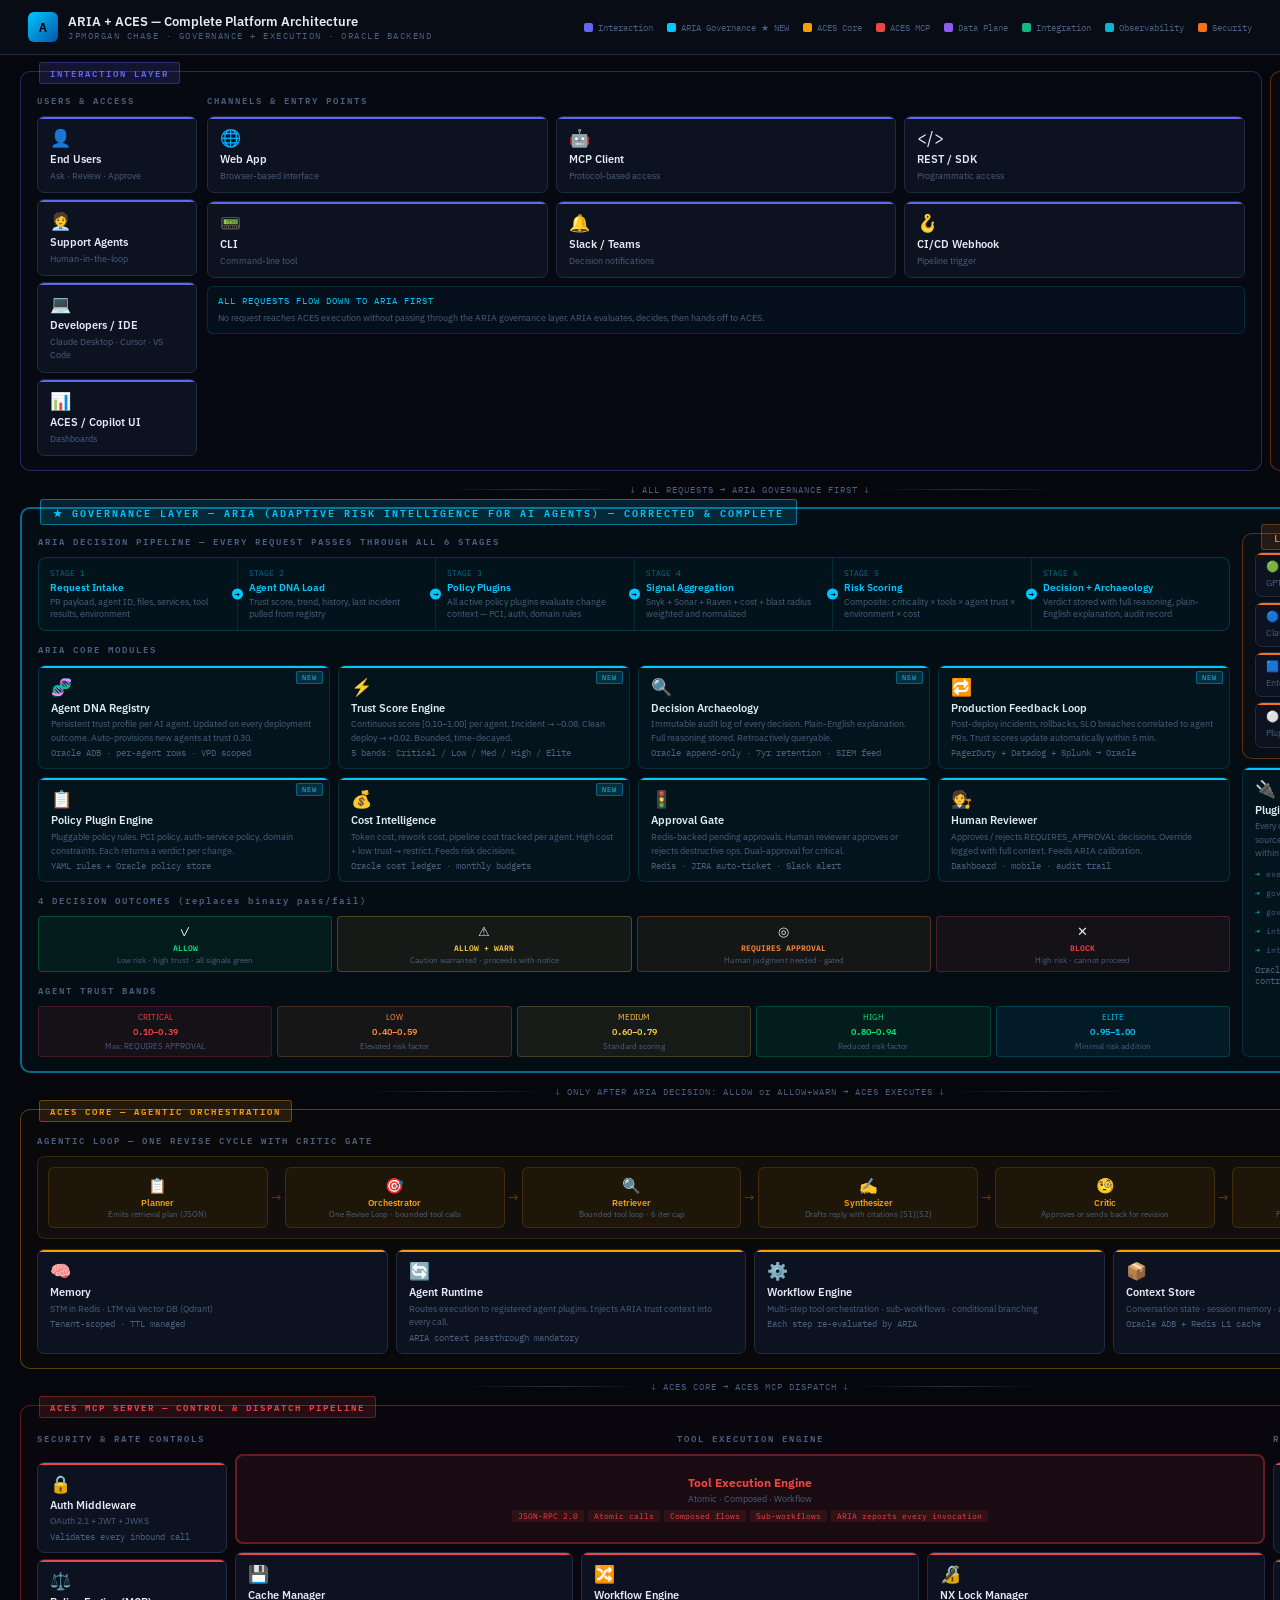
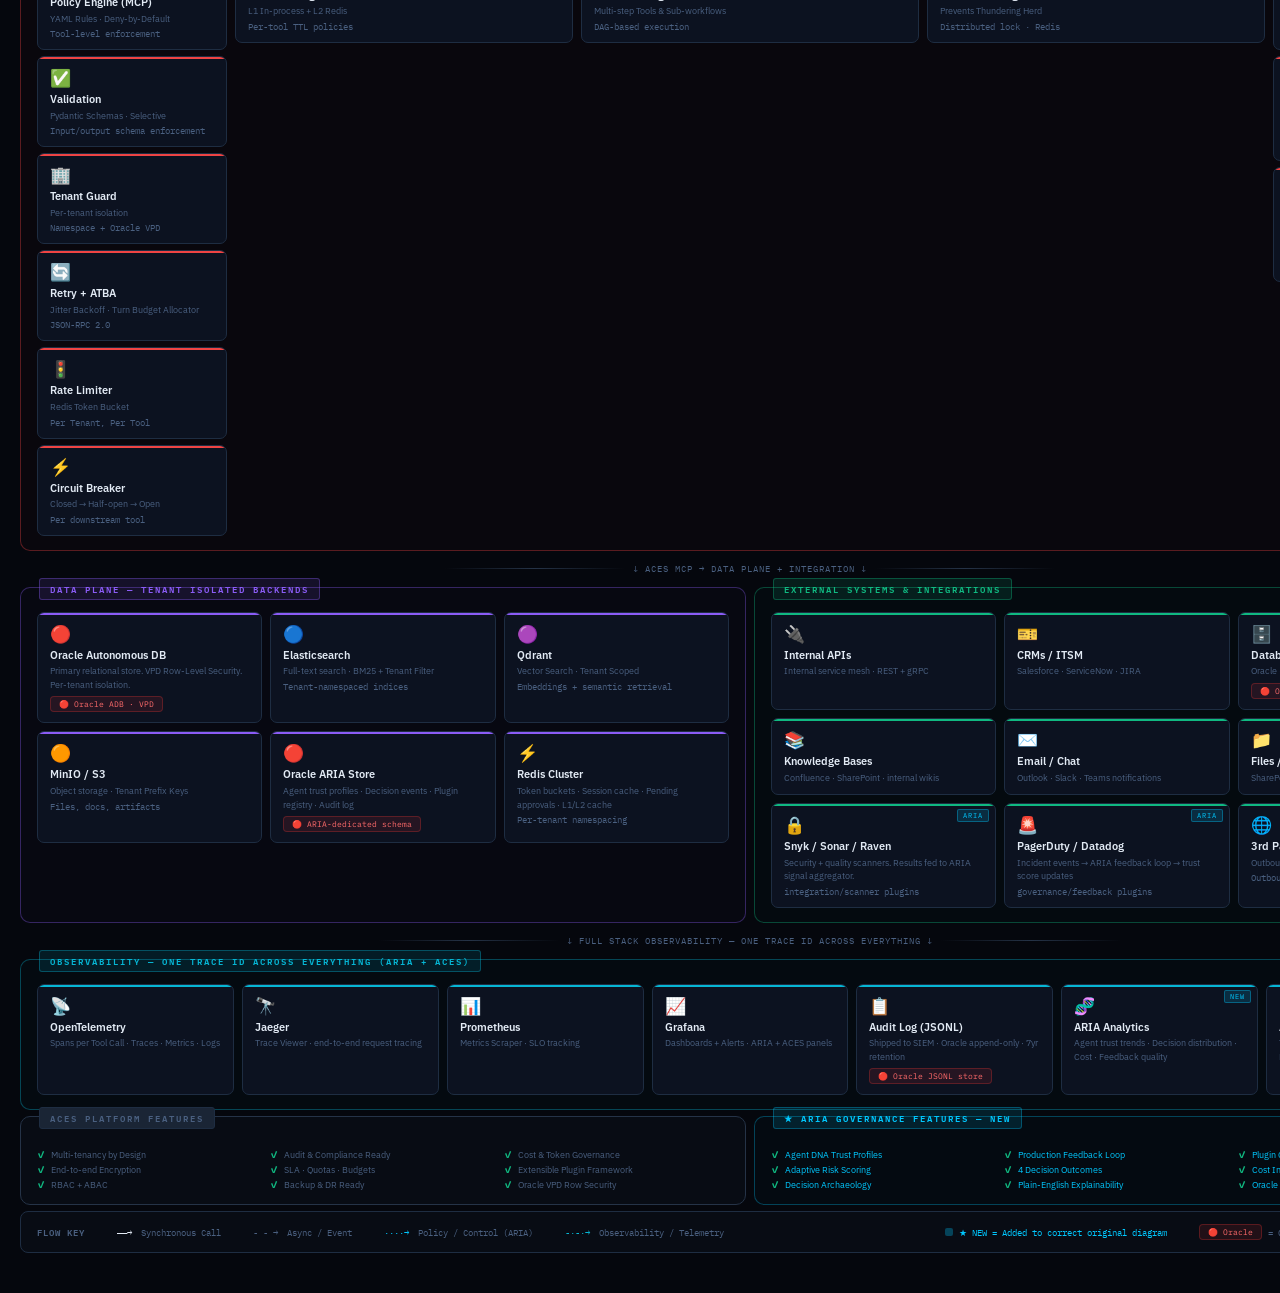
<file: ARIA_ACES_ARCHITECTURE.html>
<!DOCTYPE html>
<html lang="en">
<head>
<meta charset="UTF-8"/>
<meta name="viewport" content="width=device-width,initial-scale=1.0"/>
<title>ARIA + ACES — Complete Platform Architecture</title>
<style>
@import url('https://fonts.googleapis.com/css2?family=IBM+Plex+Mono:wght@400;500;600&family=IBM+Plex+Sans:wght@300;400;500;600;700&display=swap');
*{margin:0;padding:0;box-sizing:border-box;}
:root{
  --interaction:#6366f1;
  --aria:#00c8ff;
  --aces-core:#f59e0b;
  --aces-mcp:#ef4444;
  --data:#8b5cf6;
  --integration:#10b981;
  --obs:#06b6d4;
  --security:#f97316;
  --bg:#05070d;--s0:#080c14;--s1:#0c1220;--s2:#101828;
  --border:#1e2d42;--border2:#253347;
  --text:#e2eaf4;--muted:#4a6080;--dim:#1a2535;
}
body{background:var(--bg);color:var(--text);font-family:'IBM Plex Sans',sans-serif;min-height:100vh;}

/* HEADER */
.hdr{
  background:var(--s0);border-bottom:1px solid var(--border);
  padding:12px 28px;display:flex;align-items:center;justify-content:space-between;
  position:sticky;top:0;z-index:100;
}
.hdr-brand{display:flex;align-items:center;gap:10px;}
.hdr-logo{
  width:30px;height:30px;border-radius:6px;
  background:linear-gradient(135deg,var(--aria),#0055aa);
  display:flex;align-items:center;justify-content:center;
  font-family:'IBM Plex Mono',monospace;font-size:13px;font-weight:600;color:#000;
}
.hdr-name{font-size:13px;font-weight:600;}
.hdr-sub{font-size:9px;color:var(--muted);font-family:'IBM Plex Mono',monospace;letter-spacing:1.5px;}
.legend{display:flex;gap:14px;flex-wrap:wrap;}
.leg{display:flex;align-items:center;gap:5px;font-size:9px;color:var(--muted);font-family:'IBM Plex Mono',monospace;}
.leg-sq{width:9px;height:9px;border-radius:2px;}

/* CANVAS */
.canvas{padding:16px 20px 40px;display:flex;flex-direction:column;gap:6px;min-width:1500px;}

/* CONNECTOR */
.connector{
  display:flex;align-items:center;justify-content:center;height:24px;
  gap:8px;font-family:'IBM Plex Mono',monospace;font-size:9px;color:var(--muted);letter-spacing:1px;
}
.conn-line{flex:1;max-width:180px;height:1px;background:linear-gradient(90deg,transparent,var(--border2),transparent);}

/* LAYER */
.layer{border-radius:10px;border:1px solid;padding:14px 16px;position:relative;}
.layer-lbl{
  position:absolute;top:-10px;left:18px;
  font-family:'IBM Plex Mono',monospace;font-size:9px;font-weight:600;letter-spacing:2px;
  padding:2px 10px;border-radius:3px;
}

/* LAYER THEMES */
.L-interaction{border-color:rgba(99,102,241,0.35);background:rgba(99,102,241,0.025);}
.L-interaction .layer-lbl{background:rgba(99,102,241,0.15);color:var(--interaction);border:1px solid rgba(99,102,241,0.35);}

.L-aria{border-color:rgba(0,200,255,0.5);background:rgba(0,200,255,0.03);border-width:2px;}
.L-aria .layer-lbl{background:rgba(0,200,255,0.15);color:var(--aria);border:1px solid rgba(0,200,255,0.5);font-size:10px;padding:3px 12px;}

.L-aces-core{border-color:rgba(245,158,11,0.35);background:rgba(245,158,11,0.02);}
.L-aces-core .layer-lbl{background:rgba(245,158,11,0.12);color:var(--aces-core);border:1px solid rgba(245,158,11,0.35);}

.L-aces-mcp{border-color:rgba(239,68,68,0.35);background:rgba(239,68,68,0.02);}
.L-aces-mcp .layer-lbl{background:rgba(239,68,68,0.12);color:var(--aces-mcp);border:1px solid rgba(239,68,68,0.35);}

.L-data{border-color:rgba(139,92,246,0.35);background:rgba(139,92,246,0.02);}
.L-data .layer-lbl{background:rgba(139,92,246,0.12);color:var(--data);border:1px solid rgba(139,92,246,0.35);}

.L-integration{border-color:rgba(16,185,129,0.35);background:rgba(16,185,129,0.02);}
.L-integration .layer-lbl{background:rgba(16,185,129,0.12);color:var(--integration);border:1px solid rgba(16,185,129,0.35);}

.L-obs{border-color:rgba(6,182,212,0.35);background:rgba(6,182,212,0.02);}
.L-obs .layer-lbl{background:rgba(6,182,212,0.12);color:var(--obs);border:1px solid rgba(6,182,212,0.35);}

.L-security{border-color:rgba(249,115,22,0.35);background:rgba(249,115,22,0.02);}
.L-security .layer-lbl{background:rgba(249,115,22,0.12);color:var(--security);border:1px solid rgba(249,115,22,0.35);}

/* MODULE */
.mod{
  background:var(--s1);border:1px solid var(--border);border-radius:7px;padding:10px 12px;
  transition:border-color 0.2s;position:relative;overflow:hidden;cursor:default;
}
.mod::after{content:'';position:absolute;top:0;left:0;right:0;height:2px;}
.mod:hover{border-color:var(--border2);}
.mod-icon{font-size:17px;margin-bottom:4px;display:block;}
.mod-title{font-size:10.5px;font-weight:600;margin-bottom:2px;line-height:1.3;}
.mod-desc{font-size:9px;color:var(--muted);line-height:1.5;}
.mod-sub{font-size:8.5px;color:var(--muted);margin-top:3px;font-family:'IBM Plex Mono',monospace;}
.badge-new{
  position:absolute;top:5px;right:6px;
  font-family:'IBM Plex Mono',monospace;font-size:7px;letter-spacing:1px;
  background:rgba(0,200,255,0.15);color:var(--aria);
  border:1px solid rgba(0,200,255,0.35);padding:1px 5px;border-radius:2px;
}
.badge-fixed{
  position:absolute;top:5px;right:6px;
  font-family:'IBM Plex Mono',monospace;font-size:7px;letter-spacing:1px;
  background:rgba(16,185,129,0.12);color:var(--integration);
  border:1px solid rgba(16,185,129,0.3);padding:1px 5px;border-radius:2px;
}

/* Color accents per layer */
.c-interaction .mod::after{background:var(--interaction);}
.c-aria .mod::after{background:var(--aria);}
.c-aria .mod{background:rgba(0,200,255,0.04);border-color:rgba(0,200,255,0.15);}
.c-aria .mod:hover{border-color:rgba(0,200,255,0.35);}
.c-aces-core .mod::after{background:var(--aces-core);}
.c-aces-mcp .mod::after{background:var(--aces-mcp);}
.c-data .mod::after{background:var(--data);}
.c-integration .mod::after{background:var(--integration);}
.c-obs .mod::after{background:var(--obs);}
.c-security .mod::after{background:var(--security);}

/* GRIDS */
.g2{display:grid;grid-template-columns:1fr 1fr;gap:8px;}
.g3{display:grid;grid-template-columns:1fr 1fr 1fr;gap:8px;}
.g4{display:grid;grid-template-columns:1fr 1fr 1fr 1fr;gap:8px;}
.g5{display:grid;grid-template-columns:1fr 1fr 1fr 1fr 1fr;gap:8px;}
.g6{display:grid;grid-template-columns:repeat(6,1fr);gap:8px;}
.g7{display:grid;grid-template-columns:repeat(7,1fr);gap:8px;}

/* ARIA PIPELINE */
.aria-pipeline{
  display:flex;align-items:stretch;gap:0;
  background:rgba(0,200,255,0.03);
  border:1px solid rgba(0,200,255,0.2);border-radius:8px;
  overflow:hidden;margin-bottom:10px;
}
.ap{flex:1;padding:10px 11px;border-right:1px solid rgba(0,200,255,0.12);position:relative;}
.ap:last-child{border-right:none;}
.ap-n{font-family:'IBM Plex Mono',monospace;font-size:8px;color:rgba(0,200,255,0.5);margin-bottom:3px;}
.ap-t{font-size:10px;font-weight:600;color:var(--aria);margin-bottom:2px;}
.ap-d{font-size:8.5px;color:var(--muted);line-height:1.4;}
.ap-arr{
  position:absolute;right:-6px;top:50%;transform:translateY(-50%);
  width:11px;height:11px;background:var(--aria);border-radius:50%;
  display:flex;align-items:center;justify-content:center;
  font-size:7px;color:#000;font-weight:700;z-index:2;
}

/* TRUST BANDS */
.trust-row{display:flex;gap:5px;margin-top:8px;}
.tb{flex:1;border-radius:4px;padding:5px;text-align:center;}
.tb-l{font-size:8px;margin-bottom:1px;}
.tb-v{font-family:'IBM Plex Mono',monospace;font-size:9px;font-weight:600;}

/* DECISION OUTCOMES */
.decision-row{display:flex;gap:5px;margin-top:8px;}
.dec{flex:1;border-radius:4px;padding:6px;text-align:center;}
.dec-icon{font-size:13px;display:block;margin-bottom:2px;}
.dec-l{font-family:'IBM Plex Mono',monospace;font-size:8px;font-weight:600;}
.dec-d{font-size:8px;color:var(--muted);margin-top:1px;}

/* ORCH FLOW */
.orch-flow{
  display:flex;align-items:center;gap:3px;
  background:rgba(245,158,11,0.04);border:1px solid rgba(245,158,11,0.15);
  border-radius:8px;padding:10px;margin-bottom:10px;
}
.of{flex:1;text-align:center;padding:8px 6px;background:rgba(245,158,11,0.06);border:1px solid rgba(245,158,11,0.15);border-radius:6px;}
.of-icon{font-size:15px;display:block;margin-bottom:2px;}
.of-name{font-size:9px;font-weight:600;color:var(--aces-core);}
.of-desc{font-size:7.5px;color:var(--muted);margin-top:1px;}
.of-arr{color:rgba(245,158,11,0.35);font-size:13px;flex-shrink:0;}

/* TOOL ENGINE */
.tool-engine{
  background:rgba(239,68,68,0.07);border:2px solid rgba(239,68,68,0.35);
  border-radius:8px;padding:12px;display:flex;flex-direction:column;
  align-items:center;justify-content:center;min-height:90px;text-align:center;
}
.te-t{font-size:12px;font-weight:700;color:var(--aces-mcp);margin-bottom:3px;}
.te-s{font-size:9px;color:var(--muted);margin-bottom:6px;}
.te-tags{display:flex;gap:4px;flex-wrap:wrap;justify-content:center;}
.te-tag{font-family:'IBM Plex Mono',monospace;font-size:8px;padding:1px 6px;border-radius:2px;background:rgba(239,68,68,0.1);color:var(--aces-mcp);}

/* MCP LAYOUT */
.mcp-layout{display:grid;grid-template-columns:190px 1fr 190px;gap:8px;}
.mcp-col{display:flex;flex-direction:column;gap:8px;}

/* SIDE PANELS */
.side-layout{display:grid;grid-template-columns:1fr 200px;gap:8px;}
.side-layout-3{display:grid;grid-template-columns:1fr 1fr 180px;gap:8px;}

/* ORACLE BADGE */
.oracle-badge{
  display:inline-flex;align-items:center;gap:4px;
  background:rgba(220,50,50,0.12);border:1px solid rgba(220,50,50,0.3);
  border-radius:4px;padding:2px 8px;
  font-family:'IBM Plex Mono',monospace;font-size:8px;color:#ff6b6b;
  margin-top:4px;
}

/* FEATURES LIST */
.feat-list{display:flex;flex-direction:column;gap:4px;margin-top:8px;}
.feat-item{display:flex;align-items:center;gap:6px;font-size:9px;color:var(--muted);}
.feat-item::before{content:'✓';color:var(--integration);font-weight:700;flex-shrink:0;}

/* SECTION TITLE inside layer */
.section-title{
  font-family:'IBM Plex Mono',monospace;font-size:8.5px;letter-spacing:2px;
  color:var(--muted);margin-bottom:8px;font-weight:600;
}

/* ROW layout */
.row{display:flex;gap:8px;}
.row .mod{flex:1;}

/* INFO BOX */
.info-box{
  background:rgba(0,200,255,0.04);border:1px solid rgba(0,200,255,0.15);
  border-radius:6px;padding:8px 10px;
}
.info-box-title{font-size:9px;color:var(--aria);font-family:'IBM Plex Mono',monospace;letter-spacing:1px;margin-bottom:5px;}
.info-box-text{font-size:9px;color:var(--muted);line-height:1.5;}

/* ARROW LABEL */
.arrow-label{
  display:flex;align-items:center;gap:6px;padding:3px 0;
  font-size:8.5px;color:var(--muted);font-family:'IBM Plex Mono',monospace;
}
.arrow-label::before{content:'→';color:var(--aria);}

/* SCROLLWRAP */
.scrollwrap{overflow-x:auto;overflow-y:visible;}
</style>
</head>
<body>

<!-- HEADER -->
<div class="hdr">
  <div class="hdr-brand">
    <div class="hdr-logo">A</div>
    <div>
      <div class="hdr-name">ARIA + ACES — Complete Platform Architecture</div>
      <div class="hdr-sub">JPMORGAN CHASE · GOVERNANCE + EXECUTION · ORACLE BACKEND</div>
    </div>
  </div>
  <div class="legend">
    <div class="leg"><div class="leg-sq" style="background:var(--interaction)"></div>Interaction</div>
    <div class="leg"><div class="leg-sq" style="background:var(--aria)"></div>ARIA Governance ★ NEW</div>
    <div class="leg"><div class="leg-sq" style="background:var(--aces-core)"></div>ACES Core</div>
    <div class="leg"><div class="leg-sq" style="background:var(--aces-mcp)"></div>ACES MCP</div>
    <div class="leg"><div class="leg-sq" style="background:var(--data)"></div>Data Plane</div>
    <div class="leg"><div class="leg-sq" style="background:var(--integration)"></div>Integration</div>
    <div class="leg"><div class="leg-sq" style="background:var(--obs)"></div>Observability</div>
    <div class="leg"><div class="leg-sq" style="background:var(--security)"></div>Security</div>
  </div>
</div>

<div class="scrollwrap">
<div class="canvas">

<!-- ══════════════════════════════════════
     ROW 1: INTERACTION + SECURITY SIDE
════════════════════════════════════════ -->
<div style="display:grid;grid-template-columns:1fr 210px;gap:8px;">

  <!-- INTERACTION LAYER -->
  <div class="layer L-interaction">
    <div class="layer-lbl">INTERACTION LAYER</div>
    <div style="display:grid;grid-template-columns:160px 1fr;gap:10px;margin-top:6px;">
      <!-- Users -->
      <div>
        <div class="section-title">USERS & ACCESS</div>
        <div class="c-interaction" style="display:flex;flex-direction:column;gap:6px;">
          <div class="mod">
            <span class="mod-icon">👤</span>
            <div class="mod-title">End Users</div>
            <div class="mod-desc">Ask · Review · Approve</div>
          </div>
          <div class="mod">
            <span class="mod-icon">🧑‍💼</span>
            <div class="mod-title">Support Agents</div>
            <div class="mod-desc">Human-in-the-loop</div>
          </div>
          <div class="mod">
            <span class="mod-icon">💻</span>
            <div class="mod-title">Developers / IDE</div>
            <div class="mod-desc">Claude Desktop · Cursor · VS Code</div>
          </div>
          <div class="mod">
            <span class="mod-icon">📊</span>
            <div class="mod-title">ACES / Copilot UI</div>
            <div class="mod-desc">Dashboards</div>
          </div>
        </div>
      </div>
      <!-- Channels -->
      <div>
        <div class="section-title">CHANNELS & ENTRY POINTS</div>
        <div class="c-interaction g3" style="margin-bottom:8px;">
          <div class="mod">
            <span class="mod-icon">🌐</span>
            <div class="mod-title">Web App</div>
            <div class="mod-desc">Browser-based interface</div>
          </div>
          <div class="mod">
            <span class="mod-icon">🤖</span>
            <div class="mod-title">MCP Client</div>
            <div class="mod-desc">Protocol-based access</div>
          </div>
          <div class="mod">
            <span class="mod-icon">&lt;/&gt;</span>
            <div class="mod-title">REST / SDK</div>
            <div class="mod-desc">Programmatic access</div>
          </div>
          <div class="mod">
            <span class="mod-icon">📟</span>
            <div class="mod-title">CLI</div>
            <div class="mod-desc">Command-line tool</div>
          </div>
          <div class="mod">
            <span class="mod-icon">🔔</span>
            <div class="mod-title">Slack / Teams</div>
            <div class="mod-desc">Decision notifications</div>
          </div>
          <div class="mod">
            <span class="mod-icon">🪝</span>
            <div class="mod-title">CI/CD Webhook</div>
            <div class="mod-desc">Pipeline trigger</div>
          </div>
        </div>
        <div class="info-box">
          <div class="info-box-title">ALL REQUESTS FLOW DOWN TO ARIA FIRST</div>
          <div class="info-box-text">No request reaches ACES execution without passing through the ARIA governance layer. ARIA evaluates, decides, then hands off to ACES.</div>
        </div>
      </div>
    </div>
  </div>

  <!-- SECURITY SIDE PANEL -->
  <div style="display:flex;flex-direction:column;gap:8px;">
    <div class="layer L-security" style="flex:1;">
      <div class="layer-lbl">IDENTITY & ACCESS</div>
      <div class="c-security" style="display:flex;flex-direction:column;gap:6px;margin-top:8px;">
        <div class="mod">
          <span class="mod-icon">🔐</span>
          <div class="mod-title">OAuth 2.1 Auth Server</div>
          <div class="mod-desc">WorkOS / Auth0 / Keycloak</div>
          <div class="mod-sub">JWTs + Token Validation</div>
        </div>
        <div class="mod">
          <span class="mod-icon">🛡</span>
          <div class="mod-title">RLS Enforcement</div>
          <div class="mod-desc">Oracle VPD + Row-Level Security</div>
          <div class="oracle-badge">🔴 Oracle VPD</div>
        </div>
        <div class="mod">
          <span class="mod-icon">🔑</span>
          <div class="mod-title">Vault / KMS</div>
          <div class="mod-desc">Per-tenant Keys & Secrets</div>
          <div class="mod-sub">Secrets Injection</div>
        </div>
      </div>
    </div>
  </div>
</div>

<!-- CONNECTOR -->
<div class="connector">
  <div class="conn-line"></div>
  <span>↓ ALL REQUESTS → ARIA GOVERNANCE FIRST ↓</span>
  <div class="conn-line"></div>
</div>

<!-- ══════════════════════════════════════
     ROW 2: ARIA GOVERNANCE LAYER ★ NEW
════════════════════════════════════════ -->
<div class="layer L-aria">
  <div class="layer-lbl">★ GOVERNANCE LAYER — ARIA (ADAPTIVE RISK INTELLIGENCE FOR AI AGENTS) — CORRECTED & COMPLETE</div>

  <div style="display:grid;grid-template-columns:1fr 220px;gap:12px;margin-top:10px;">
    <div>

      <!-- ARIA Decision Pipeline -->
      <div class="section-title">ARIA DECISION PIPELINE — EVERY REQUEST PASSES THROUGH ALL 6 STAGES</div>
      <div class="aria-pipeline">
        <div class="ap">
          <div class="ap-n">STAGE 1</div>
          <div class="ap-t">Request Intake</div>
          <div class="ap-d">PR payload, agent ID, files, services, tool results, environment</div>
          <div class="ap-arr">→</div>
        </div>
        <div class="ap">
          <div class="ap-n">STAGE 2</div>
          <div class="ap-t">Agent DNA Load</div>
          <div class="ap-d">Trust score, trend, history, last incident pulled from registry</div>
          <div class="ap-arr">→</div>
        </div>
        <div class="ap">
          <div class="ap-n">STAGE 3</div>
          <div class="ap-t">Policy Plugins</div>
          <div class="ap-d">All active policy plugins evaluate change context — PCI, auth, domain rules</div>
          <div class="ap-arr">→</div>
        </div>
        <div class="ap">
          <div class="ap-n">STAGE 4</div>
          <div class="ap-t">Signal Aggregation</div>
          <div class="ap-d">Snyk + Sonar + Raven + cost + blast radius weighted and normalized</div>
          <div class="ap-arr">→</div>
        </div>
        <div class="ap">
          <div class="ap-n">STAGE 5</div>
          <div class="ap-t">Risk Scoring</div>
          <div class="ap-d">Composite: criticality × tools × agent trust × environment × cost</div>
          <div class="ap-arr">→</div>
        </div>
        <div class="ap">
          <div class="ap-n">STAGE 6</div>
          <div class="ap-t">Decision + Archaeology</div>
          <div class="ap-d">Verdict stored with full reasoning, plain-English explanation, audit record</div>
        </div>
      </div>

      <!-- ARIA Core Modules -->
      <div class="section-title">ARIA CORE MODULES</div>
      <div class="c-aria g4" style="margin-bottom:10px;">

        <div class="mod">
          <div class="badge-new">NEW</div>
          <span class="mod-icon">🧬</span>
          <div class="mod-title">Agent DNA Registry</div>
          <div class="mod-desc">Persistent trust profile per AI agent. Updated on every deployment outcome. Auto-provisions new agents at trust 0.30.</div>
          <div class="mod-sub">Oracle ADB · per-agent rows · VPD scoped</div>
        </div>

        <div class="mod">
          <div class="badge-new">NEW</div>
          <span class="mod-icon">⚡</span>
          <div class="mod-title">Trust Score Engine</div>
          <div class="mod-desc">Continuous score [0.10–1.00] per agent. Incident → −0.08. Clean deploy → +0.02. Bounded, time-decayed.</div>
          <div class="mod-sub">5 bands: Critical / Low / Med / High / Elite</div>
        </div>

        <div class="mod">
          <div class="badge-new">NEW</div>
          <span class="mod-icon">🔍</span>
          <div class="mod-title">Decision Archaeology</div>
          <div class="mod-desc">Immutable audit log of every decision. Plain-English explanation. Full reasoning stored. Retroactively queryable.</div>
          <div class="mod-sub">Oracle append-only · 7yr retention · SIEM feed</div>
        </div>

        <div class="mod">
          <div class="badge-new">NEW</div>
          <span class="mod-icon">🔁</span>
          <div class="mod-title">Production Feedback Loop</div>
          <div class="mod-desc">Post-deploy incidents, rollbacks, SLO breaches correlated to agent PRs. Trust scores update automatically within 5 min.</div>
          <div class="mod-sub">PagerDuty + Datadog + Splunk → Oracle</div>
        </div>

        <div class="mod">
          <div class="badge-new">NEW</div>
          <span class="mod-icon">📋</span>
          <div class="mod-title">Policy Plugin Engine</div>
          <div class="mod-desc">Pluggable policy rules. PCI policy, auth-service policy, domain constraints. Each returns a verdict per change.</div>
          <div class="mod-sub">YAML rules + Oracle policy store</div>
        </div>

        <div class="mod">
          <div class="badge-new">NEW</div>
          <span class="mod-icon">💰</span>
          <div class="mod-title">Cost Intelligence</div>
          <div class="mod-desc">Token cost, rework cost, pipeline cost tracked per agent. High cost + low trust → restrict. Feeds risk decisions.</div>
          <div class="mod-sub">Oracle cost ledger · monthly budgets</div>
        </div>

        <div class="mod">
          <span class="mod-icon">🚦</span>
          <div class="mod-title">Approval Gate</div>
          <div class="mod-desc">Redis-backed pending approvals. Human reviewer approves or rejects destructive ops. Dual-approval for critical.</div>
          <div class="mod-sub">Redis · JIRA auto-ticket · Slack alert</div>
        </div>

        <div class="mod">
          <span class="mod-icon">🧑‍⚖️</span>
          <div class="mod-title">Human Reviewer</div>
          <div class="mod-desc">Approves / rejects REQUIRES_APPROVAL decisions. Override logged with full context. Feeds ARIA calibration.</div>
          <div class="mod-sub">Dashboard · mobile · audit trail</div>
        </div>
      </div>

      <!-- Decision Outcomes -->
      <div class="section-title">4 DECISION OUTCOMES (replaces binary pass/fail)</div>
      <div class="decision-row">
        <div class="dec" style="background:rgba(0,229,122,0.07);border:1px solid rgba(0,229,122,0.25);">
          <span class="dec-icon">✓</span>
          <div class="dec-l" style="color:#00e57a;">ALLOW</div>
          <div class="dec-d">Low risk · high trust · all signals green</div>
        </div>
        <div class="dec" style="background:rgba(255,201,77,0.07);border:1px solid rgba(255,201,77,0.25);">
          <span class="dec-icon">⚠</span>
          <div class="dec-l" style="color:#ffc94d;">ALLOW + WARN</div>
          <div class="dec-d">Caution warranted · proceeds with notice</div>
        </div>
        <div class="dec" style="background:rgba(255,140,66,0.07);border:1px solid rgba(255,140,66,0.25);">
          <span class="dec-icon">◎</span>
          <div class="dec-l" style="color:#ff8c42;">REQUIRES APPROVAL</div>
          <div class="dec-d">Human judgment needed · gated</div>
        </div>
        <div class="dec" style="background:rgba(239,68,68,0.07);border:1px solid rgba(239,68,68,0.25);">
          <span class="dec-icon">✕</span>
          <div class="dec-l" style="color:#ef4444;">BLOCK</div>
          <div class="dec-d">High risk · cannot proceed</div>
        </div>
      </div>

      <!-- Trust Bands -->
      <div class="section-title" style="margin-top:10px;">AGENT TRUST BANDS</div>
      <div class="trust-row">
        <div class="tb" style="background:rgba(239,68,68,0.08);border:1px solid rgba(239,68,68,0.2);">
          <div class="tb-l" style="color:#ef4444;">CRITICAL</div>
          <div class="tb-v" style="color:#ef4444;">0.10–0.39</div>
          <div style="font-size:7.5px;color:var(--muted);margin-top:2px;">Max: REQUIRES APPROVAL</div>
        </div>
        <div class="tb" style="background:rgba(255,140,66,0.08);border:1px solid rgba(255,140,66,0.2);">
          <div class="tb-l" style="color:#ff8c42;">LOW</div>
          <div class="tb-v" style="color:#ff8c42;">0.40–0.59</div>
          <div style="font-size:7.5px;color:var(--muted);margin-top:2px;">Elevated risk factor</div>
        </div>
        <div class="tb" style="background:rgba(255,201,77,0.08);border:1px solid rgba(255,201,77,0.2);">
          <div class="tb-l" style="color:#ffc94d;">MEDIUM</div>
          <div class="tb-v" style="color:#ffc94d;">0.60–0.79</div>
          <div style="font-size:7.5px;color:var(--muted);margin-top:2px;">Standard scoring</div>
        </div>
        <div class="tb" style="background:rgba(0,229,122,0.08);border:1px solid rgba(0,229,122,0.2);">
          <div class="tb-l" style="color:#00e57a;">HIGH</div>
          <div class="tb-v" style="color:#00e57a;">0.80–0.94</div>
          <div style="font-size:7.5px;color:var(--muted);margin-top:2px;">Reduced risk factor</div>
        </div>
        <div class="tb" style="background:rgba(0,200,255,0.08);border:1px solid rgba(0,200,255,0.2);">
          <div class="tb-l" style="color:var(--aria);">ELITE</div>
          <div class="tb-v" style="color:var(--aria);">0.95–1.00</div>
          <div style="font-size:7.5px;color:var(--muted);margin-top:2px;">Minimal risk addition</div>
        </div>
      </div>

    </div>

    <!-- ARIA RIGHT SIDE: LLM Providers + Plugin Registry -->
    <div style="display:flex;flex-direction:column;gap:8px;">

      <!-- LLM Providers -->
      <div class="layer L-security" style="padding:10px 12px;">
        <div class="layer-lbl">LLM PROVIDERS</div>
        <div class="c-security" style="display:flex;flex-direction:column;gap:5px;margin-top:8px;">
          <div class="mod" style="padding:7px 10px;">
            <div class="mod-title">🟢 OpenAI</div>
            <div class="mod-desc">GPT-4o · GPT-4 Turbo</div>
          </div>
          <div class="mod" style="padding:7px 10px;">
            <div class="mod-title">🔵 Anthropic</div>
            <div class="mod-desc">Claude Sonnet · Claude Opus</div>
          </div>
          <div class="mod" style="padding:7px 10px;">
            <div class="mod-title">🟦 Azure OpenAI</div>
            <div class="mod-desc">Enterprise endpoints</div>
          </div>
          <div class="mod" style="padding:7px 10px;">
            <div class="mod-title">⚪ Others</div>
            <div class="mod-desc">Pluggable via interface</div>
          </div>
        </div>
      </div>

      <!-- Plugin Registry -->
      <div class="c-aria" style="flex:1;">
        <div class="mod" style="height:100%;">
          <div class="badge-new">NEW</div>
          <span class="mod-icon">🔌</span>
          <div class="mod-title">Plugin Registry</div>
          <div class="mod-desc" style="margin-bottom:6px;">Every capability — agent, tool, policy, feedback source — registered here. ARIA auto-discovers within 60s.</div>
          <div style="display:flex;flex-direction:column;gap:3px;">
            <div class="arrow-label" style="font-size:8px;">execution/agent plugins</div>
            <div class="arrow-label" style="font-size:8px;">governance/policy plugins</div>
            <div class="arrow-label" style="font-size:8px;">governance/feedback plugins</div>
            <div class="arrow-label" style="font-size:8px;">integration/scanner plugins</div>
            <div class="arrow-label" style="font-size:8px;">interaction/notification plugins</div>
          </div>
          <div class="mod-sub" style="margin-top:6px;">Oracle plugin store · versioned contracts</div>
        </div>
      </div>

    </div>
  </div>
</div>

<!-- CONNECTOR -->
<div class="connector">
  <div class="conn-line"></div>
  <span>↓ ONLY AFTER ARIA DECISION: ALLOW or ALLOW+WARN → ACES EXECUTES ↓</span>
  <div class="conn-line"></div>
</div>

<!-- ══════════════════════════════════════
     ROW 3: ACES CORE — AGENTIC ORCHESTRATION
════════════════════════════════════════ -->
<div class="layer L-aces-core">
  <div class="layer-lbl">ACES CORE — AGENTIC ORCHESTRATION</div>

  <!-- Orchestration Loop -->
  <div class="section-title" style="margin-top:8px;">AGENTIC LOOP — ONE REVISE CYCLE WITH CRITIC GATE</div>
  <div class="orch-flow">
    <div class="of">
      <span class="of-icon">📋</span>
      <div class="of-name">Planner</div>
      <div class="of-desc">Emits retrieval plan (JSON)</div>
    </div>
    <div class="of-arr">→</div>
    <div class="of">
      <span class="of-icon">🎯</span>
      <div class="of-name">Orchestrator</div>
      <div class="of-desc">One Revise Loop · bounded tool calls</div>
    </div>
    <div class="of-arr">→</div>
    <div class="of">
      <span class="of-icon">🔍</span>
      <div class="of-name">Retriever</div>
      <div class="of-desc">Bounded tool loop · 6 iter cap</div>
    </div>
    <div class="of-arr">→</div>
    <div class="of">
      <span class="of-icon">✍️</span>
      <div class="of-name">Synthesizer</div>
      <div class="of-desc">Drafts reply with citations [S1][S2]</div>
    </div>
    <div class="of-arr">→</div>
    <div class="of">
      <span class="of-icon">🧐</span>
      <div class="of-name">Critic</div>
      <div class="of-desc">Approves or sends back for revision</div>
    </div>
    <div class="of-arr">→</div>
    <div class="of">
      <span class="of-icon">📤</span>
      <div class="of-name">Result / Error</div>
      <div class="of-desc">Final output + ARIA execution record</div>
    </div>
  </div>

  <!-- ACES Core Modules -->
  <div class="c-aces-core g4">
    <div class="mod">
      <span class="mod-icon">🧠</span>
      <div class="mod-title">Memory</div>
      <div class="mod-desc">STM in Redis · LTM via Vector DB (Qdrant)</div>
      <div class="mod-sub">Tenant-scoped · TTL managed</div>
    </div>
    <div class="mod">
      <span class="mod-icon">🔄</span>
      <div class="mod-title">Agent Runtime</div>
      <div class="mod-desc">Routes execution to registered agent plugins. Injects ARIA trust context into every call.</div>
      <div class="mod-sub">ARIA context passthrough mandatory</div>
    </div>
    <div class="mod">
      <span class="mod-icon">⚙️</span>
      <div class="mod-title">Workflow Engine</div>
      <div class="mod-desc">Multi-step tool orchestration · sub-workflows · conditional branching</div>
      <div class="mod-sub">Each step re-evaluated by ARIA</div>
    </div>
    <div class="mod">
      <span class="mod-icon">📦</span>
      <div class="mod-title">Context Store</div>
      <div class="mod-desc">Conversation state · session memory · agent reasoning history</div>
      <div class="mod-sub">Oracle ADB + Redis L1 cache</div>
    </div>
  </div>
</div>

<!-- CONNECTOR -->
<div class="connector">
  <div class="conn-line"></div>
  <span>↓ ACES CORE → ACES MCP DISPATCH ↓</span>
  <div class="conn-line"></div>
</div>

<!-- ══════════════════════════════════════
     ROW 4: ACES MCP SERVER
════════════════════════════════════════ -->
<div class="layer L-aces-mcp">
  <div class="layer-lbl">ACES MCP SERVER — CONTROL & DISPATCH PIPELINE</div>

  <div class="mcp-layout" style="margin-top:10px;">

    <!-- LEFT: Security & Rate Controls -->
    <div class="mcp-col">
      <div class="section-title">SECURITY & RATE CONTROLS</div>
      <div class="c-aces-mcp" style="display:flex;flex-direction:column;gap:6px;">
        <div class="mod">
          <span class="mod-icon">🔒</span>
          <div class="mod-title">Auth Middleware</div>
          <div class="mod-desc">OAuth 2.1 + JWT + JWKS</div>
          <div class="mod-sub">Validates every inbound call</div>
        </div>
        <div class="mod">
          <span class="mod-icon">⚖️</span>
          <div class="mod-title">Policy Engine (MCP)</div>
          <div class="mod-desc">YAML Rules · Deny-by-Default</div>
          <div class="mod-sub">Tool-level enforcement</div>
        </div>
        <div class="mod">
          <span class="mod-icon">✅</span>
          <div class="mod-title">Validation</div>
          <div class="mod-desc">Pydantic Schemas · Selective</div>
          <div class="mod-sub">Input/output schema enforcement</div>
        </div>
        <div class="mod">
          <span class="mod-icon">🏢</span>
          <div class="mod-title">Tenant Guard</div>
          <div class="mod-desc">Per-tenant isolation</div>
          <div class="mod-sub">Namespace + Oracle VPD</div>
        </div>
        <div class="mod">
          <span class="mod-icon">🔄</span>
          <div class="mod-title">Retry + ATBA</div>
          <div class="mod-desc">Jitter Backoff · Turn Budget Allocator</div>
          <div class="mod-sub">JSON-RPC 2.0</div>
        </div>
        <div class="mod">
          <span class="mod-icon">🚦</span>
          <div class="mod-title">Rate Limiter</div>
          <div class="mod-desc">Redis Token Bucket</div>
          <div class="mod-sub">Per Tenant, Per Tool</div>
        </div>
        <div class="mod">
          <span class="mod-icon">⚡</span>
          <div class="mod-title">Circuit Breaker</div>
          <div class="mod-desc">Closed → Half-open → Open</div>
          <div class="mod-sub">Per downstream tool</div>
        </div>
      </div>
    </div>

    <!-- CENTER: Tool Execution Engine -->
    <div>
      <div class="section-title" style="text-align:center;">TOOL EXECUTION ENGINE</div>
      <div class="tool-engine" style="margin-bottom:8px;">
        <div class="te-t">Tool Execution Engine</div>
        <div class="te-s">Atomic · Composed · Workflow</div>
        <div class="te-tags">
          <span class="te-tag">JSON-RPC 2.0</span>
          <span class="te-tag">Atomic calls</span>
          <span class="te-tag">Composed flows</span>
          <span class="te-tag">Sub-workflows</span>
          <span class="te-tag">ARIA reports every invocation</span>
        </div>
      </div>
      <div class="c-aces-mcp g3">
        <div class="mod">
          <span class="mod-icon">💾</span>
          <div class="mod-title">Cache Manager</div>
          <div class="mod-desc">L1 In-process + L2 Redis</div>
          <div class="mod-sub">Per-tool TTL policies</div>
        </div>
        <div class="mod">
          <span class="mod-icon">🔀</span>
          <div class="mod-title">Workflow Engine</div>
          <div class="mod-desc">Multi-step Tools & Sub-workflows</div>
          <div class="mod-sub">DAG-based execution</div>
        </div>
        <div class="mod">
          <span class="mod-icon">🔏</span>
          <div class="mod-title">NX Lock Manager</div>
          <div class="mod-desc">Prevents Thundering Herd</div>
          <div class="mod-sub">Distributed lock · Redis</div>
        </div>
      </div>
    </div>

    <!-- RIGHT: Registry & Audit -->
    <div class="mcp-col">
      <div class="section-title">REGISTRY & AUDIT</div>
      <div class="c-aces-mcp" style="display:flex;flex-direction:column;gap:6px;">
        <div class="mod">
          <span class="mod-icon">📚</span>
          <div class="mod-title">Tool Registry</div>
          <div class="mod-desc">Versioned Tools & Schemas</div>
          <div class="mod-sub">Oracle tool catalog · semver</div>
        </div>
        <div class="mod">
          <span class="mod-icon">📝</span>
          <div class="mod-title">Audit Logger</div>
          <div class="mod-desc">Tool Calls · Payloads · Results</div>
          <div class="mod-sub">Oracle append-only · SIEM</div>
        </div>
        <div class="mod">
          <span class="mod-icon">🔌</span>
          <div class="mod-title">Plugin Executor</div>
          <div class="mod-desc">Routes to registered execution plugins — agents, MCP servers, tools</div>
          <div class="mod-sub">Conforms to plugin contract</div>
        </div>
        <div class="mod">
          <span class="mod-icon">📡</span>
          <div class="mod-title">ARIA Reporter</div>
          <div class="mod-desc">Posts every execution record back to ARIA for audit and trust update</div>
          <div class="mod-sub">Async · non-blocking · guaranteed</div>
        </div>
      </div>
    </div>
  </div>
</div>

<!-- CONNECTOR -->
<div class="connector">
  <div class="conn-line"></div>
  <span>↓ ACES MCP → DATA PLANE + INTEGRATION ↓</span>
  <div class="conn-line"></div>
</div>

<!-- ══════════════════════════════════════
     ROW 5: DATA PLANE + INTEGRATION (SIDE BY SIDE)
════════════════════════════════════════ -->
<div style="display:grid;grid-template-columns:1fr 1fr;gap:8px;">

  <!-- DATA PLANE -->
  <div class="layer L-data">
    <div class="layer-lbl">DATA PLANE — TENANT ISOLATED BACKENDS</div>
    <div class="c-data g3" style="margin-top:10px;">
      <div class="mod">
        <span class="mod-icon">🔴</span>
        <div class="mod-title">Oracle Autonomous DB</div>
        <div class="mod-desc">Primary relational store. VPD Row-Level Security. Per-tenant isolation.</div>
        <div class="oracle-badge">🔴 Oracle ADB · VPD</div>
      </div>
      <div class="mod">
        <span class="mod-icon">🔵</span>
        <div class="mod-title">Elasticsearch</div>
        <div class="mod-desc">Full-text search · BM25 + Tenant Filter</div>
        <div class="mod-sub">Tenant-namespaced indices</div>
      </div>
      <div class="mod">
        <span class="mod-icon">🟣</span>
        <div class="mod-title">Qdrant</div>
        <div class="mod-desc">Vector Search · Tenant Scoped</div>
        <div class="mod-sub">Embeddings + semantic retrieval</div>
      </div>
      <div class="mod">
        <span class="mod-icon">🟠</span>
        <div class="mod-title">MinIO / S3</div>
        <div class="mod-desc">Object storage · Tenant Prefix Keys</div>
        <div class="mod-sub">Files, docs, artifacts</div>
      </div>
      <div class="mod">
        <span class="mod-icon">🔴</span>
        <div class="mod-title">Oracle ARIA Store</div>
        <div class="mod-desc">Agent trust profiles · Decision events · Plugin registry · Audit log</div>
        <div class="oracle-badge">🔴 ARIA-dedicated schema</div>
      </div>
      <div class="mod">
        <span class="mod-icon">⚡</span>
        <div class="mod-title">Redis Cluster</div>
        <div class="mod-desc">Token buckets · Session cache · Pending approvals · L1/L2 cache</div>
        <div class="mod-sub">Per-tenant namespacing</div>
      </div>
    </div>
  </div>

  <!-- INTEGRATION -->
  <div class="layer L-integration">
    <div class="layer-lbl">EXTERNAL SYSTEMS & INTEGRATIONS</div>
    <div class="c-integration g3" style="margin-top:10px;">
      <div class="mod">
        <span class="mod-icon">🔌</span>
        <div class="mod-title">Internal APIs</div>
        <div class="mod-desc">Internal service mesh · REST + gRPC</div>
      </div>
      <div class="mod">
        <span class="mod-icon">🎫</span>
        <div class="mod-title">CRMs / ITSM</div>
        <div class="mod-desc">Salesforce · ServiceNow · JIRA</div>
      </div>
      <div class="mod">
        <span class="mod-icon">🗄️</span>
        <div class="mod-title">Databases</div>
        <div class="mod-desc">Oracle · legacy systems · read replicas</div>
        <div class="oracle-badge">🔴 Oracle primary</div>
      </div>
      <div class="mod">
        <span class="mod-icon">📚</span>
        <div class="mod-title">Knowledge Bases</div>
        <div class="mod-desc">Confluence · SharePoint · internal wikis</div>
      </div>
      <div class="mod">
        <span class="mod-icon">✉️</span>
        <div class="mod-title">Email / Chat</div>
        <div class="mod-desc">Outlook · Slack · Teams notifications</div>
      </div>
      <div class="mod">
        <span class="mod-icon">📁</span>
        <div class="mod-title">Files / Docs</div>
        <div class="mod-desc">SharePoint · OneDrive · internal DMS</div>
      </div>
      <div class="mod">
        <div class="badge-new">ARIA</div>
        <span class="mod-icon">🔒</span>
        <div class="mod-title">Snyk / Sonar / Raven</div>
        <div class="mod-desc">Security + quality scanners. Results fed to ARIA signal aggregator.</div>
        <div class="mod-sub">integration/scanner plugins</div>
      </div>
      <div class="mod">
        <div class="badge-new">ARIA</div>
        <span class="mod-icon">🚨</span>
        <div class="mod-title">PagerDuty / Datadog</div>
        <div class="mod-desc">Incident events → ARIA feedback loop → trust score updates</div>
        <div class="mod-sub">governance/feedback plugins</div>
      </div>
      <div class="mod">
        <span class="mod-icon">🌐</span>
        <div class="mod-title">3rd Party APIs</div>
        <div class="mod-desc">Outbound HTTP · per-tenant allowlist</div>
        <div class="mod-sub">Outbound HTTP allowlist enforced</div>
      </div>
    </div>
  </div>

</div>

<!-- CONNECTOR -->
<div class="connector">
  <div class="conn-line"></div>
  <span>↓ FULL STACK OBSERVABILITY — ONE TRACE ID ACROSS EVERYTHING ↓</span>
  <div class="conn-line"></div>
</div>

<!-- ══════════════════════════════════════
     ROW 6: OBSERVABILITY
════════════════════════════════════════ -->
<div class="layer L-obs">
  <div class="layer-lbl">OBSERVABILITY — ONE TRACE ID ACROSS EVERYTHING (ARIA + ACES)</div>
  <div class="c-obs g7" style="margin-top:10px;">
    <div class="mod">
      <span class="mod-icon">📡</span>
      <div class="mod-title">OpenTelemetry</div>
      <div class="mod-desc">Spans per Tool Call · Traces · Metrics · Logs</div>
    </div>
    <div class="mod">
      <span class="mod-icon">🔭</span>
      <div class="mod-title">Jaeger</div>
      <div class="mod-desc">Trace Viewer · end-to-end request tracing</div>
    </div>
    <div class="mod">
      <span class="mod-icon">📊</span>
      <div class="mod-title">Prometheus</div>
      <div class="mod-desc">Metrics Scraper · SLO tracking</div>
    </div>
    <div class="mod">
      <span class="mod-icon">📈</span>
      <div class="mod-title">Grafana</div>
      <div class="mod-desc">Dashboards + Alerts · ARIA + ACES panels</div>
    </div>
    <div class="mod">
      <span class="mod-icon">📋</span>
      <div class="mod-title">Audit Log (JSONL)</div>
      <div class="mod-desc">Shipped to SIEM · Oracle append-only · 7yr retention</div>
      <div class="oracle-badge">🔴 Oracle JSONL store</div>
    </div>
    <div class="mod">
      <div class="badge-new">NEW</div>
      <span class="mod-icon">🧬</span>
      <div class="mod-title">ARIA Analytics</div>
      <div class="mod-desc">Agent trust trends · Decision distribution · Cost · Feedback quality</div>
    </div>
    <div class="mod">
      <span class="mod-icon">⚙️</span>
      <div class="mod-title">ACES Admin Console</div>
      <div class="mod-desc">Tenants · Tools · Policies · Usage · Configs · Plugin registry</div>
    </div>
  </div>
</div>

<!-- ══════════════════════════════════════
     ROW 7: PLATFORM FEATURES
════════════════════════════════════════ -->
<div style="display:grid;grid-template-columns:1fr 1fr;gap:8px;">

  <!-- ACES Platform Features -->
  <div class="layer" style="border-color:var(--border2);background:var(--s0);padding:14px 16px;">
    <div class="layer-lbl" style="background:var(--dim);color:var(--muted);border:1px solid var(--border);">ACES PLATFORM FEATURES</div>
    <div class="g3" style="margin-top:10px;">
      <div class="feat-list">
        <div class="feat-item">Multi-tenancy by Design</div>
        <div class="feat-item">End-to-end Encryption</div>
        <div class="feat-item">RBAC + ABAC</div>
      </div>
      <div class="feat-list">
        <div class="feat-item">Audit & Compliance Ready</div>
        <div class="feat-item">SLA · Quotas · Budgets</div>
        <div class="feat-item">Backup & DR Ready</div>
      </div>
      <div class="feat-list">
        <div class="feat-item">Cost & Token Governance</div>
        <div class="feat-item">Extensible Plugin Framework</div>
        <div class="feat-item">Oracle VPD Row Security</div>
      </div>
    </div>
  </div>

  <!-- ARIA Platform Features -->
  <div class="layer" style="border-color:rgba(0,200,255,0.3);background:rgba(0,200,255,0.02);padding:14px 16px;">
    <div class="layer-lbl" style="background:rgba(0,200,255,0.12);color:var(--aria);border:1px solid rgba(0,200,255,0.3);">★ ARIA GOVERNANCE FEATURES — NEW</div>
    <div class="g3" style="margin-top:10px;">
      <div class="feat-list">
        <div class="feat-item" style="color:var(--aria);">Agent DNA Trust Profiles</div>
        <div class="feat-item" style="color:var(--aria);">Adaptive Risk Scoring</div>
        <div class="feat-item" style="color:var(--aria);">Decision Archaeology</div>
      </div>
      <div class="feat-list">
        <div class="feat-item" style="color:var(--aria);">Production Feedback Loop</div>
        <div class="feat-item" style="color:var(--aria);">4 Decision Outcomes</div>
        <div class="feat-item" style="color:var(--aria);">Plain-English Explainability</div>
      </div>
      <div class="feat-list">
        <div class="feat-item" style="color:var(--aria);">Plugin Contract System</div>
        <div class="feat-item" style="color:var(--aria);">Cost Intelligence Module</div>
        <div class="feat-item" style="color:var(--aria);">Oracle ARIA Dedicated Schema</div>
      </div>
    </div>
  </div>

</div>

<!-- ══════════════════════════════════════
     LEGEND / FLOW KEY
════════════════════════════════════════ -->
<div style="background:var(--s0);border:1px solid var(--border);border-radius:8px;padding:12px 16px;">
  <div style="display:flex;align-items:center;gap:32px;flex-wrap:wrap;">
    <div style="font-family:'IBM Plex Mono',monospace;font-size:9px;color:var(--muted);letter-spacing:1px;font-weight:600;">FLOW KEY</div>
    <div class="leg"><span style="color:var(--text);margin-right:4px;">——→</span>Synchronous Call</div>
    <div class="leg"><span style="color:var(--muted);margin-right:4px;">- - →</span>Async / Event</div>
    <div class="leg"><span style="color:var(--aria);margin-right:4px;">····→</span>Policy / Control (ARIA)</div>
    <div class="leg"><span style="color:var(--obs);margin-right:4px;">-·-·→</span>Observability / Telemetry</div>
    <div style="margin-left:auto;display:flex;align-items:center;gap:6px;">
      <div style="width:8px;height:8px;background:rgba(0,200,255,0.3);border-radius:2px;"></div>
      <span style="font-family:'IBM Plex Mono',monospace;font-size:9px;color:var(--aria);">★ NEW = Added to correct original diagram</span>
    </div>
    <div style="display:flex;align-items:center;gap:6px;">
      <div class="oracle-badge" style="margin:0;">🔴 Oracle</div>
      <span style="font-family:'IBM Plex Mono',monospace;font-size:9px;color:var(--muted);">= Oracle replaces PostgreSQL throughout</span>
    </div>
  </div>
</div>

</div><!-- /canvas -->
</div><!-- /scrollwrap -->

</body>
</html>
</file>
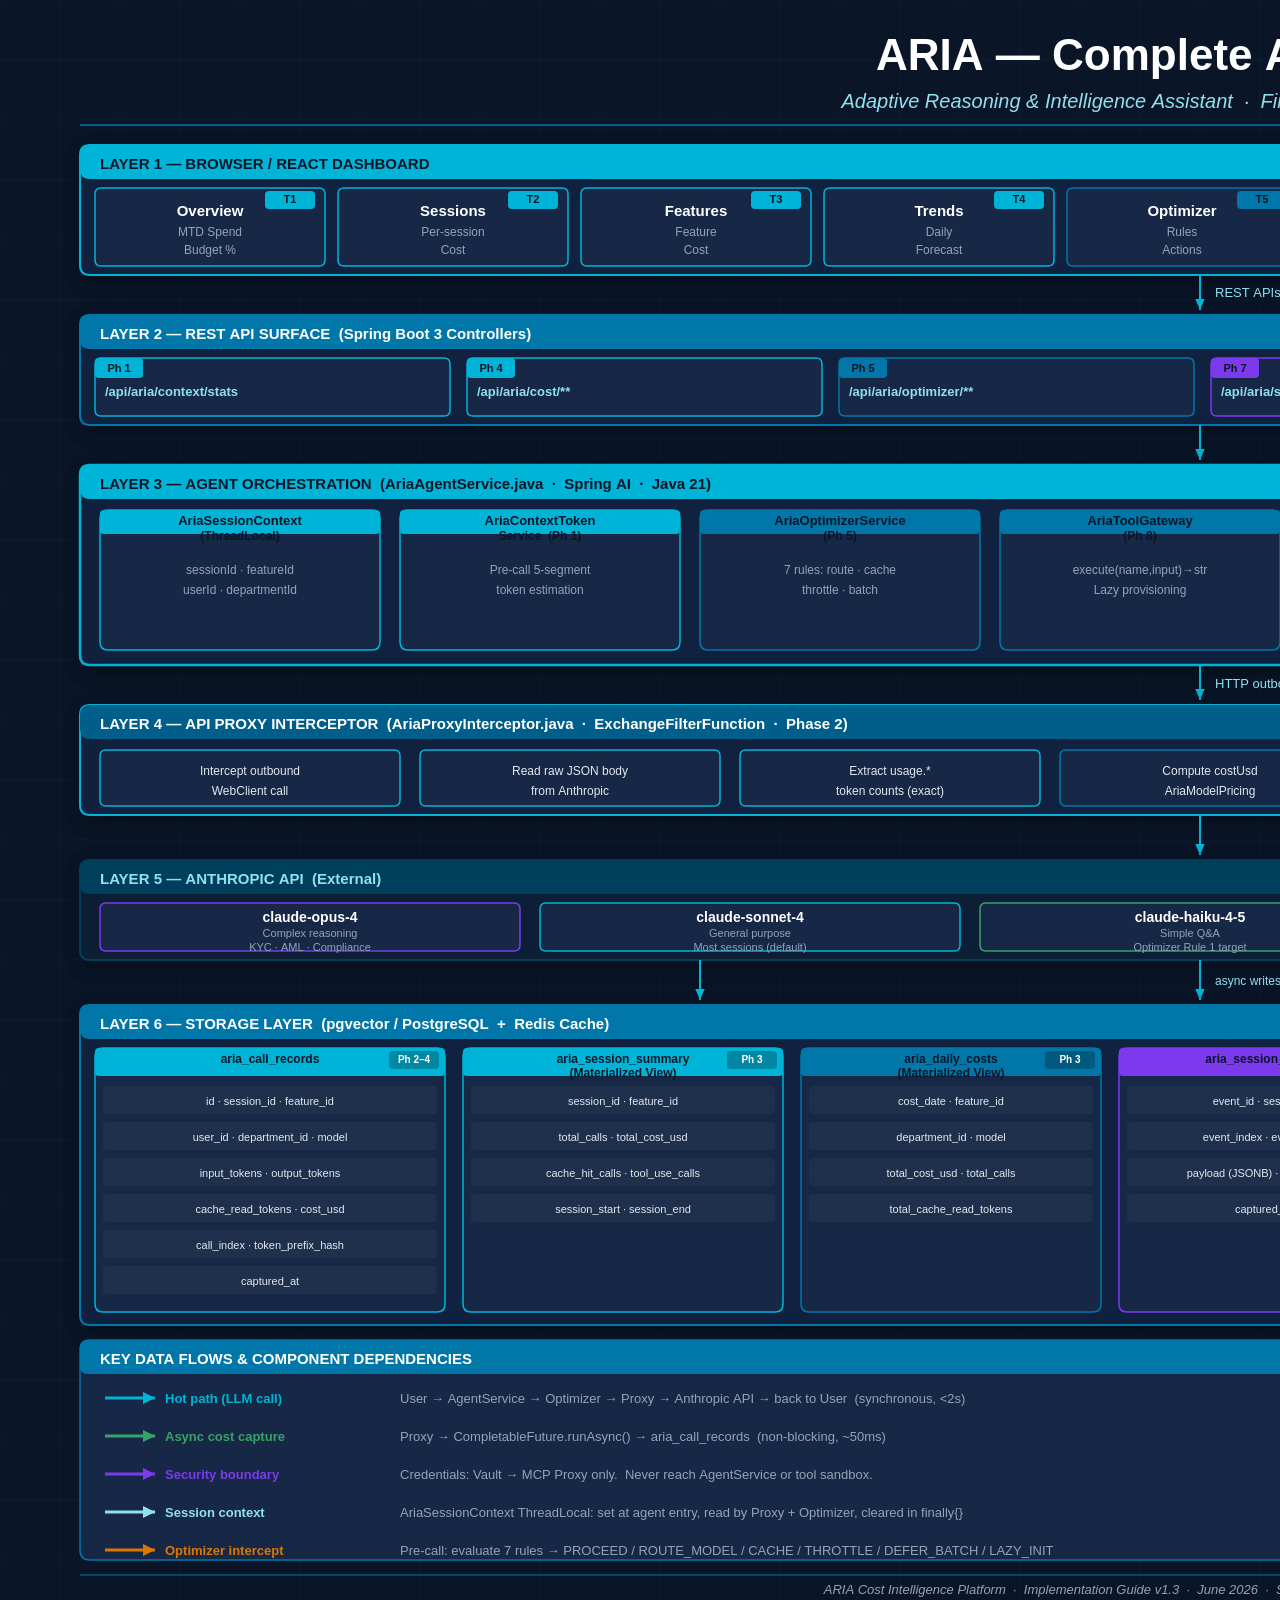
<file: aria_arch.html>
<!DOCTYPE html>
<html>
<head>
<meta charset="UTF-8">
<style>
  * { margin: 0; padding: 0; box-sizing: border-box; }
  body { background: #0A1628; font-family: 'Segoe UI', Arial, sans-serif; }
  canvas { display: block; }
</style>
</head>
<body>
<canvas id="c" width="2400" height="1600"></canvas>
<script>
const cv = document.getElementById('c');
const ctx = cv.getContext('2d');

// ── Palette ──────────────────────────────────────────────────────────────
const P = {
  navy:      '#0A1628',
  navyMid:   '#112240',
  navyCard:  '#162845',
  teal:      '#00B4D8',
  tealDark:  '#0077A8',
  tealLight: '#90E0EF',
  tealPale:  '#CAF0F8',
  white:     '#FFFFFF',
  offWhite:  '#E2E8F0',
  slate:     '#94A3B8',
  green:     '#38A169',
  amber:     '#D97706',
  purple:    '#7C3AED',
  red:       '#E53E3E',
};

// ── Helpers ──────────────────────────────────────────────────────────────
function roundRect(x, y, w, h, r, fill, stroke, sw=1) {
  ctx.beginPath();
  ctx.moveTo(x + r, y);
  ctx.lineTo(x + w - r, y);
  ctx.quadraticCurveTo(x + w, y, x + w, y + r);
  ctx.lineTo(x + w, y + h - r);
  ctx.quadraticCurveTo(x + w, y + h, x + w - r, y + h);
  ctx.lineTo(x + r, y + h);
  ctx.quadraticCurveTo(x, y + h, x, y + h - r);
  ctx.lineTo(x, y + r);
  ctx.quadraticCurveTo(x, y, x + r, y);
  ctx.closePath();
  if (fill)  { ctx.fillStyle = fill; ctx.fill(); }
  if (stroke){ ctx.strokeStyle = stroke; ctx.lineWidth = sw; ctx.stroke(); }
}

function text(str, x, y, size, color, align='left', bold=false, italic=false) {
  ctx.fillStyle = color;
  ctx.font = `${italic?'italic ':''}${bold?'bold ':''}${size}px 'Segoe UI', Arial`;
  ctx.textAlign = align;
  ctx.fillText(str, x, y);
}

function arrow(x1, y1, x2, y2, color=P.teal, dashed=false) {
  ctx.strokeStyle = color;
  ctx.lineWidth = 2;
  if (dashed) { ctx.setLineDash([8,5]); } else { ctx.setLineDash([]); }
  ctx.beginPath();
  ctx.moveTo(x1, y1);
  ctx.lineTo(x2, y2);
  ctx.stroke();
  ctx.setLineDash([]);
  // arrowhead
  const angle = Math.atan2(y2 - y1, x2 - x1);
  ctx.fillStyle = color;
  ctx.beginPath();
  ctx.moveTo(x2, y2);
  ctx.lineTo(x2 - 12*Math.cos(angle-0.4), y2 - 12*Math.sin(angle-0.4));
  ctx.lineTo(x2 - 12*Math.cos(angle+0.4), y2 - 12*Math.sin(angle+0.4));
  ctx.closePath();
  ctx.fill();
}

function biArrow(x1, y1, x2, y2, color=P.teal) {
  arrow(x1, y1, x2, y2, color);
  arrow(x2, y2, x1, y1, color);
}

function label(txt, x, y, bgColor, textColor=P.navy, size=18) {
  ctx.font = `bold ${size}px 'Segoe UI', Arial`;
  const w = ctx.measureText(txt).width + 20;
  roundRect(x - w/2, y - 14, w, 26, 5, bgColor, null);
  text(txt, x, y + 5, size, textColor, 'center', true);
}

function shadow(x, y, w, h) {
  ctx.shadowColor = 'rgba(0,0,0,0.35)';
  ctx.shadowBlur = 18;
  ctx.shadowOffsetX = 4;
  ctx.shadowOffsetY = 6;
}
function noShadow() {
  ctx.shadowColor = 'transparent';
  ctx.shadowBlur = 0;
  ctx.shadowOffsetX = 0;
  ctx.shadowOffsetY = 0;
}

// ════════════════════════════════════════════════════════════════════════════
// BACKGROUND
// ════════════════════════════════════════════════════════════════════════════
ctx.fillStyle = P.navy;
ctx.fillRect(0, 0, 2400, 1600);

// Subtle grid
ctx.strokeStyle = 'rgba(0,180,216,0.04)';
ctx.lineWidth = 1;
for (let x = 0; x < 2400; x += 60) { ctx.beginPath(); ctx.moveTo(x,0); ctx.lineTo(x,1600); ctx.stroke(); }
for (let y = 0; y < 1600; y += 60) { ctx.beginPath(); ctx.moveTo(0,y); ctx.lineTo(2400,y); ctx.stroke(); }

// Title
text('ARIA — Complete Architecture', 1200, 70, 44, P.white, 'center', true);
text('Adaptive Reasoning & Intelligence Assistant  ·  FinOps Cost Intelligence Platform', 1200, 108, 20, P.tealLight, 'center', false, true);

// Horizontal separator
ctx.strokeStyle = P.tealDark;
ctx.lineWidth = 1.5;
ctx.beginPath(); ctx.moveTo(80, 125); ctx.lineTo(2320, 125); ctx.stroke();

// ════════════════════════════════════════════════════════════════════════════
// LAYER 1 — BROWSER / REACT DASHBOARD  (top)
// ════════════════════════════════════════════════════════════════════════════
shadow();
roundRect(80, 145, 2240, 130, 10, P.navyMid, P.teal, 2);
noShadow();
roundRect(80, 145, 2240, 34, 10, P.teal, null);
text('LAYER 1 — BROWSER / REACT DASHBOARD', 100, 169, 15, P.navy, 'left', true);

// 9 tab boxes
const tabs = [
  {n:'T1', label:'Overview',        sub:'MTD Spend\nBudget %',  c:P.teal},
  {n:'T2', label:'Sessions',        sub:'Per-session\nCost',     c:P.teal},
  {n:'T3', label:'Features',        sub:'Feature\nCost',         c:P.teal},
  {n:'T4', label:'Trends',          sub:'Daily\nForecast',       c:P.teal},
  {n:'T5', label:'Optimizer',       sub:'Rules\nActions',        c:P.tealDark},
  {n:'T6', label:'Context\nWindow', sub:'5 Segment\nChart',      c:P.tealDark},
  {n:'T7', label:'AI Advisor',      sub:'Claude\nAPI Direct',    c:P.tealDark},
  {n:'T8', label:'Security',        sub:'Audit Log\nSession',    c:P.purple},
  {n:'T9', label:'Business\nOutcomes', sub:'Cost/Outcome\nBenchmark', c:P.amber},
];
tabs.forEach((t, i) => {
  const tx = 95 + i * 243;
  const ty = 188;
  roundRect(tx, ty, 230, 78, 6, P.navyCard, t.c, 1.5);
  text(t.label, tx + 115, ty + 28, 15, P.white, 'center', true);
  const lines = t.sub.split('\n');
  lines.forEach((l, li) => text(l, tx+115, ty+48+li*18, 12, P.slate, 'center'));
  // phase badge
  roundRect(tx+170, ty+3, 50, 18, 4, t.c, null);
  text(t.n, tx+195, ty+15, 11, P.navy, 'center', true);
});

// ════════════════════════════════════════════════════════════════════════════
// ARROW: Dashboard ↔ REST APIs
// ════════════════════════════════════════════════════════════════════════════
arrow(1200, 275, 1200, 310, P.teal);
text('REST APIs  ·  3s / 30s polling', 1215, 297, 13, P.tealLight, 'left');

// ════════════════════════════════════════════════════════════════════════════
// LAYER 2 — REST API SURFACE
// ════════════════════════════════════════════════════════════════════════════
shadow();
roundRect(80, 315, 2240, 110, 10, P.navyMid, P.tealDark, 2);
noShadow();
roundRect(80, 315, 2240, 34, 10, P.tealDark, null);
text('LAYER 2 — REST API SURFACE  (Spring Boot 3 Controllers)', 100, 339, 15, P.white, 'left', true);

const apis = [
  {p:'Ph 1', ep:'/api/aria/context/stats',       col: P.teal},
  {p:'Ph 4', ep:'/api/aria/cost/**',              col: P.teal},
  {p:'Ph 5', ep:'/api/aria/optimizer/**',         col: P.tealDark},
  {p:'Ph 7', ep:'/api/aria/security/**',          col: P.purple},
  {p:'Ph 8', ep:'/api/aria/session/{id}/events',  col: P.purple},
  {p:'Ph 9', ep:'/api/aria/business/**',          col: P.amber},
];
apis.forEach((a, i) => {
  const ax = 95 + i * 372;
  roundRect(ax, 358, 355, 58, 6, P.navyCard, a.col, 1.5);
  roundRect(ax, 358, 48, 20, 4, a.col, null);
  text(a.p, ax+24, 372, 11, P.navy, 'center', true);
  text(a.ep, ax+10, 396, 13, P.tealLight, 'left', true);
});

// ════════════════════════════════════════════════════════════════════════════
// ARROW: APIs ↔ Agent Service
// ════════════════════════════════════════════════════════════════════════════
arrow(1200, 425, 1200, 460, P.teal);

// ════════════════════════════════════════════════════════════════════════════
// LAYER 3 — AGENT ORCHESTRATION (central, widest)
// ════════════════════════════════════════════════════════════════════════════
shadow();
roundRect(80, 465, 2240, 200, 10, P.navyMid, P.teal, 2.5);
noShadow();
roundRect(80, 465, 2240, 34, 10, P.teal, null);
text('LAYER 3 — AGENT ORCHESTRATION  (AriaAgentService.java  ·  Spring AI  ·  Java 21)', 100, 489, 15, P.navy, 'left', true);

// Sub-boxes inside agent orchestration
const agentBoxes = [
  { label:'AriaSessionContext\n(ThreadLocal)',     sub:'sessionId · featureId\nuserId · departmentId', c:P.teal,    w:280 },
  { label:'AriaContextToken\nService  (Ph 1)',     sub:'Pre-call 5-segment\ntoken estimation',          c:P.teal,    w:280 },
  { label:'AriaOptimizerService\n(Ph 5)',          sub:'7 rules: route · cache\nthrottle · batch',      c:P.tealDark,w:280 },
  { label:'AriaToolGateway\n(Ph 8)',               sub:'execute(name,input)→str\nLazy provisioning',    c:P.tealDark,w:280 },
  { label:'AriaSessionEventLog\n(Ph 8)',           sub:'emitEvent() · getEvents()\nCrash recovery',     c:P.purple,  w:280 },
  { label:'Spring AI\nChatClient',                sub:'Prompt assembly\nRAG · Memory · Tools',          c:P.teal,    w:270 },
  { label:'AriaInputSanitiser\n(Ph 7)',            sub:'HTML strip · Injection\nkeyword detection',     c:P.amber,   w:270 },
];
let bx = 100;
agentBoxes.forEach((b) => {
  roundRect(bx, 510, b.w, 140, 8, P.navyCard, b.c, 1.5);
  roundRect(bx, 510, b.w, 24, 4, b.c, null);
  text(b.label.split('\n')[0], bx + b.w/2, 525, 13, P.navy, 'center', true);
  if (b.label.includes('\n')) text(b.label.split('\n')[1], bx + b.w/2, 540, 12, P.navy, 'center', true);
  const slines = b.sub.split('\n');
  slines.forEach((sl, si) => text(sl, bx + b.w/2, 574+si*20, 12, P.slate, 'center'));
  bx += b.w + 20;
});

// ════════════════════════════════════════════════════════════════════════════
// ARROW: Agent → Proxy
// ════════════════════════════════════════════════════════════════════════════
arrow(1200, 665, 1200, 700, P.teal);
text('HTTP outbound  ·  WebClient', 1215, 688, 13, P.tealLight, 'left');

// ════════════════════════════════════════════════════════════════════════════
// LAYER 4 — API PROXY INTERCEPTOR
// ════════════════════════════════════════════════════════════════════════════
shadow();
roundRect(80, 705, 2240, 110, 10, P.navyMid, P.teal, 2);
noShadow();
roundRect(80, 705, 2240, 34, 10, '#005F8A', null);
text('LAYER 4 — API PROXY INTERCEPTOR  (AriaProxyInterceptor.java  ·  ExchangeFilterFunction  ·  Phase 2)', 100, 729, 15, P.white, 'left', true);

const proxyBoxes = [
  { t:'Intercept outbound\nWebClient call',      c:P.teal },
  { t:'Read raw JSON body\nfrom Anthropic',       c:P.teal },
  { t:'Extract usage.*\ntoken counts (exact)',    c:P.teal },
  { t:'Compute costUsd\nAriaModelPricing',        c:P.tealDark },
  { t:'Tag: sessionId\nfeatureId · userId',       c:P.tealDark },
  { t:'CompletableFuture\nasync write (non-block)',c:P.green },
  { t:'Rebuild ClientResponse\ntransparent passthrough',c:P.slate },
];
proxyBoxes.forEach((pb, i) => {
  const px = 100 + i * 320;
  roundRect(px, 750, 300, 56, 6, P.navyCard, pb.c, 1.5);
  const ls = pb.t.split('\n');
  ls.forEach((l, li) => text(l, px+150, 775+li*20, 12, P.offWhite, 'center'));
});

// ════════════════════════════════════════════════════════════════════════════
// ARROW: Proxy ↔ Anthropic API
// ════════════════════════════════════════════════════════════════════════════
arrow(1200, 815, 1200, 855, P.teal);
arrow(1200, 915, 1200, 870, P.tealLight); // return arrow offset slightly

// ════════════════════════════════════════════════════════════════════════════
// LAYER 5 — ANTHROPIC API
// ════════════════════════════════════════════════════════════════════════════
shadow();
roundRect(80, 860, 2240, 100, 10, '#0D1F36', '#003F5C', 2);
noShadow();
roundRect(80, 860, 2240, 34, 10, '#003F5C', null);
text('LAYER 5 — ANTHROPIC API  (External)', 100, 884, 15, P.tealLight, 'left', true);

const models = [
  { name:'claude-opus-4',    role:'Complex reasoning\nKYC · AML · Compliance',       c:'#7C3AED' },
  { name:'claude-sonnet-4',  role:'General purpose\nMost sessions (default)',         c:P.teal },
  { name:'claude-haiku-4-5', role:'Simple Q&A\nOptimizer Rule 1 target',             c:P.green },
  { name:'Batch API',        role:'After-hours reports\nOptimizer Rule 4 (50% disc)', c:P.amber },
  { name:'Prompt Cache',     role:'Repeated system prompts\ncache_read_input_tokens', c:P.tealDark },
];
models.forEach((m, i) => {
  const mx = 100 + i * 440;
  roundRect(mx, 903, 420, 48, 6, P.navyCard, m.c, 1.5);
  text(m.name, mx + 210, 922, 14, P.white, 'center', true);
  const rls = m.role.split('\n');
  rls.forEach((rl, ri) => text(rl, mx+210, 937+ri*14, 11, P.slate, 'center'));
});

// ════════════════════════════════════════════════════════════════════════════
// ARROWS to Storage
// ════════════════════════════════════════════════════════════════════════════
arrow(700, 960, 700, 1000, P.teal);
arrow(1200, 960, 1200, 1000, P.teal);
arrow(1700, 960, 1700, 1000, P.teal);
text('async writes  ·  non-blocking', 1215, 985, 12, P.tealLight, 'left');

// ════════════════════════════════════════════════════════════════════════════
// LAYER 6 — STORAGE LAYER
// ════════════════════════════════════════════════════════════════════════════
shadow();
roundRect(80, 1005, 2240, 320, 10, P.navyMid, P.tealDark, 2);
noShadow();
roundRect(80, 1005, 2240, 34, 10, P.tealDark, null);
text('LAYER 6 — STORAGE LAYER  (pgvector / PostgreSQL  +  Redis Cache)', 100, 1029, 15, P.white, 'left', true);

// pgvector tables
const tables = [
  {
    name: 'aria_call_records', phase:'Ph 2–4',
    cols: ['id · session_id · feature_id','user_id · department_id · model','input_tokens · output_tokens','cache_read_tokens · cost_usd','call_index · token_prefix_hash','captured_at'],
    c: P.teal, w: 350
  },
  {
    name: 'aria_session_summary\n(Materialized View)', phase:'Ph 3',
    cols: ['session_id · feature_id','total_calls · total_cost_usd','cache_hit_calls · tool_use_calls','session_start · session_end'],
    c: P.teal, w: 320
  },
  {
    name: 'aria_daily_costs\n(Materialized View)', phase:'Ph 3',
    cols: ['cost_date · feature_id','department_id · model','total_cost_usd · total_calls','total_cache_read_tokens'],
    c: P.tealDark, w: 300
  },
  {
    name: 'aria_session_events', phase:'Ph 8',
    cols: ['event_id · session_id','event_index · event_type','payload (JSONB) · token_count','captured_at'],
    c: P.purple, w: 290
  },
  {
    name: 'aria_rag_provenance', phase:'Ph 7',
    cols: ['chunk_id · source_url','ingester_user_id · content_hash','trust_score · flagged','ingest_timestamp'],
    c: P.amber, w: 290
  },
  {
    name: 'aria_tool_audit', phase:'Ph 7',
    cols: ['audit_id · session_id','tool_name · payload_hash','outcome · flagged','captured_at'],
    c: P.amber, w: 265
  },
  {
    name: 'aria_outcome_mappings\n+ aria_allin_cost_config', phase:'Ph 9',
    cols: ['feature_id · outcome_unit','avg_sessions_per_outcome','governance_multiplier (3×)','business_value_usd'],
    c: P.green, w: 290
  },
];

let tbx = 95;
tables.forEach((tb) => {
  const tby = 1048;
  roundRect(tbx, tby, tb.w, 264, 8, P.navyCard, tb.c, 1.5);
  roundRect(tbx, tby, tb.w, 28, 4, tb.c, null);
  const nlines = tb.name.split('\n');
  nlines.forEach((nl, ni) => text(nl, tbx + tb.w/2, tby+15+ni*14, 12, P.navy, 'center', true));
  roundRect(tbx + tb.w - 56, tby + 3, 50, 18, 4, 'rgba(0,0,0,0.25)', null);
  text(tb.phase, tbx + tb.w - 31, tby + 15, 10, P.white, 'center', true);
  tb.cols.forEach((col, ci) => {
    roundRect(tbx + 8, tby + 38 + ci*36, tb.w - 16, 28, 4, 'rgba(255,255,255,0.04)', null);
    text(col, tbx + tb.w/2, tby + 57 + ci*36, 11, P.offWhite, 'center');
  });
  tbx += tb.w + 18;
});

// Redis
roundRect(tbx, 1048, 230, 264, 8, P.navyCard, P.red, 1.5);
roundRect(tbx, 1048, 230, 28, 4, P.red, null);
text('Redis Cache', tbx+115, 1063, 13, P.navy, 'center', true);
text('Ph 1', tbx+185, 1063, 10, P.navy, 'center', true);
const redisCols = ['ContextTokenReport\n(in-memory / session)','ConcurrentHashMap\n(ContextTokenService)','Live stats cache\n(3s TTL)'];
redisCols.forEach((rc, ri) => {
  roundRect(tbx+8, 1090+ri*60, 214, 50, 4, 'rgba(255,255,255,0.04)', null);
  const ls = rc.split('\n');
  ls.forEach((l, li) => text(l, tbx+115, 1112+ri*60+li*16, 11, P.offWhite, 'center'));
});

// ════════════════════════════════════════════════════════════════════════════
// RIGHT SIDE — SECURITY & VAULT COLUMN
// ════════════════════════════════════════════════════════════════════════════
// AriaCredentialVault
shadow();
roundRect(1970, 465, 350, 200, 10, P.navyCard, P.purple, 2);
noShadow();
roundRect(1970, 465, 350, 30, 6, P.purple, null);
text('AriaCredentialVault  (Ph 8)', 2145, 484, 13, P.white, 'center', true);
const vaultItems = ['Session token handles\n(opaque refs to secrets)','AWS Secrets Manager\n/ Vault / env vars','Credentials NEVER reach\nagent or tool env'];
vaultItems.forEach((vi, i) => {
  roundRect(1982, 503+i*52, 326, 44, 5, 'rgba(124,58,237,0.15)', null);
  const ls = vi.split('\n');
  ls.forEach((l, li) => text(l, 2145, 521+i*52+li*16, 11, P.tealLight, 'center'));
});

// AriaMcpProxy
shadow();
roundRect(1970, 680, 350, 130, 10, P.navyCard, P.purple, 2);
noShadow();
roundRect(1970, 680, 350, 30, 6, P.purple, null);
text('AriaMcpProxy  (Ph 8)', 2145, 699, 13, P.white, 'center', true);
['Intercepts all MCP calls','Fetches OAuth token from vault','Token never seen by harness'].forEach((mi, i) => {
  text('→  '+mi, 1985, 727+i*22, 12, P.tealLight, 'left');
});

// AriaCircuitBreaker
shadow();
roundRect(1970, 830, 350, 120, 10, P.navyCard, P.amber, 2);
noShadow();
roundRect(1970, 830, 350, 30, 6, P.amber, null);
text('AriaCircuitBreaker  (Ph 7)', 2145, 849, 13, P.navy, 'center', true);
['Rolling window: 15 calls/min','OPEN → halt session + audit log','Configured via application.yml'].forEach((ci, i) => {
  text('→  '+ci, 1985, 877+i*22, 12, P.tealLight, 'left');
});

// AriaSystemicGuard
shadow();
roundRect(1970, 970, 350, 120, 10, P.navyCard, P.amber, 2);
noShadow();
roundRect(1970, 970, 350, 30, 6, P.amber, null);
text('AriaSystemicGuard  (Ph 7)', 2145, 989, 13, P.navy, 'center', true);
['@Scheduled every 60s','5× baseline spike = anomaly','2+ tenants → CRITICAL alert'].forEach((si, i) => {
  text('→  '+si, 1985, 1017+i*22, 12, P.tealLight, 'left');
});

// Dashed arrows from security components to main flow
arrow(1970, 565, 1780, 565, P.purple, true);
arrow(1970, 745, 1780, 720, P.purple, true);

// ════════════════════════════════════════════════════════════════════════════
// BOTTOM — KEY DATA FLOWS LEGEND
// ════════════════════════════════════════════════════════════════════════════
roundRect(80, 1340, 2240, 220, 10, P.navyCard, P.tealDark, 1.5);
roundRect(80, 1340, 2240, 34, 8, P.tealDark, null);
text('KEY DATA FLOWS & COMPONENT DEPENDENCIES', 100, 1364, 15, P.white, 'left', true);

const flows = [
  { color: P.teal,   label: 'Hot path (LLM call)',      desc: 'User → AgentService → Optimizer → Proxy → Anthropic API → back to User  (synchronous, <2s)' },
  { color: P.green,  label: 'Async cost capture',       desc: 'Proxy → CompletableFuture.runAsync() → aria_call_records  (non-blocking, ~50ms)' },
  { color: P.purple, label: 'Security boundary',        desc: 'Credentials: Vault → MCP Proxy only.  Never reach AgentService or tool sandbox.' },
  { color: P.tealLight, label: 'Session context',       desc: 'AriaSessionContext ThreadLocal: set at agent entry, read by Proxy + Optimizer, cleared in finally{}' },
  { color: P.amber,  label: 'Optimizer intercept',      desc: 'Pre-call: evaluate 7 rules → PROCEED / ROUTE_MODEL / CACHE / THROTTLE / DEFER_BATCH / LAZY_INIT' },
];

flows.forEach((f, i) => {
  const fy = 1388 + i*38;
  // color line
  ctx.strokeStyle = f.color;
  ctx.lineWidth = 3;
  ctx.setLineDash([]);
  ctx.beginPath(); ctx.moveTo(105, fy+10); ctx.lineTo(155, fy+10); ctx.stroke();
  // arrowhead
  ctx.fillStyle = f.color;
  ctx.beginPath();
  ctx.moveTo(155, fy+10);
  ctx.lineTo(143, fy+4);
  ctx.lineTo(143, fy+16);
  ctx.closePath(); ctx.fill();
  text(f.label, 165, fy+15, 13, f.color, 'left', true);
  text(f.desc, 400, fy+15, 13, P.slate, 'left');
});

// ════════════════════════════════════════════════════════════════════════════
// PHASE LEGEND (bottom right)
// ════════════════════════════════════════════════════════════════════════════
const phaseLegend = [
  { phase:'Ph 1', label:'Context Window Monitor',    c:P.teal },
  { phase:'Ph 2', label:'API Proxy Interceptor',     c:P.teal },
  { phase:'Ph 3', label:'pgvector Trajectory Store', c:P.teal },
  { phase:'Ph 4', label:'Cost Intelligence APIs',    c:P.teal },
  { phase:'Ph 5', label:'Active Optimizer Engine',   c:P.tealDark },
  { phase:'Ph 6', label:'React FinOps Dashboard',    c:P.tealDark },
  { phase:'Ph 7', label:'Agent Trap Hardening',      c:P.amber },
  { phase:'Ph 8', label:'Managed Agent Architecture',c:P.purple },
  { phase:'Ph 9', label:'Business Outcome FinOps',   c:P.green },
];

const legX = 1380;
const legY = 1390;
text('PHASE MAP', legX, legY-10, 13, P.tealLight, 'left', true);
phaseLegend.forEach((pl, i) => {
  const col = Math.floor(i/5);
  const row = i % 5;
  const px = legX + col * 430;
  const py = legY + row * 32;
  roundRect(px, py, 42, 20, 4, pl.c, null);
  text(pl.phase, px+21, py+14, 10, P.navy, 'center', true);
  text(pl.label, px+50, py+14, 12, P.offWhite, 'left');
});

// ════════════════════════════════════════════════════════════════════════════
// Footer
// ════════════════════════════════════════════════════════════════════════════
ctx.strokeStyle = P.tealDark;
ctx.lineWidth = 1;
ctx.setLineDash([]);
ctx.beginPath(); ctx.moveTo(80, 1575); ctx.lineTo(2320, 1575); ctx.stroke();
text('ARIA Cost Intelligence Platform  ·  Implementation Guide v1.3  ·  June 2026  ·  Stack: Spring Boot 3 + Spring AI + pgvector + React', 1200, 1594, 13, P.slate, 'center', false, true);

// Convert to PNG
const PNG = cv.toDataURL('image/png');
document.body.setAttribute('data-uri', PNG);
</script>
</body>
</html>
</file>
